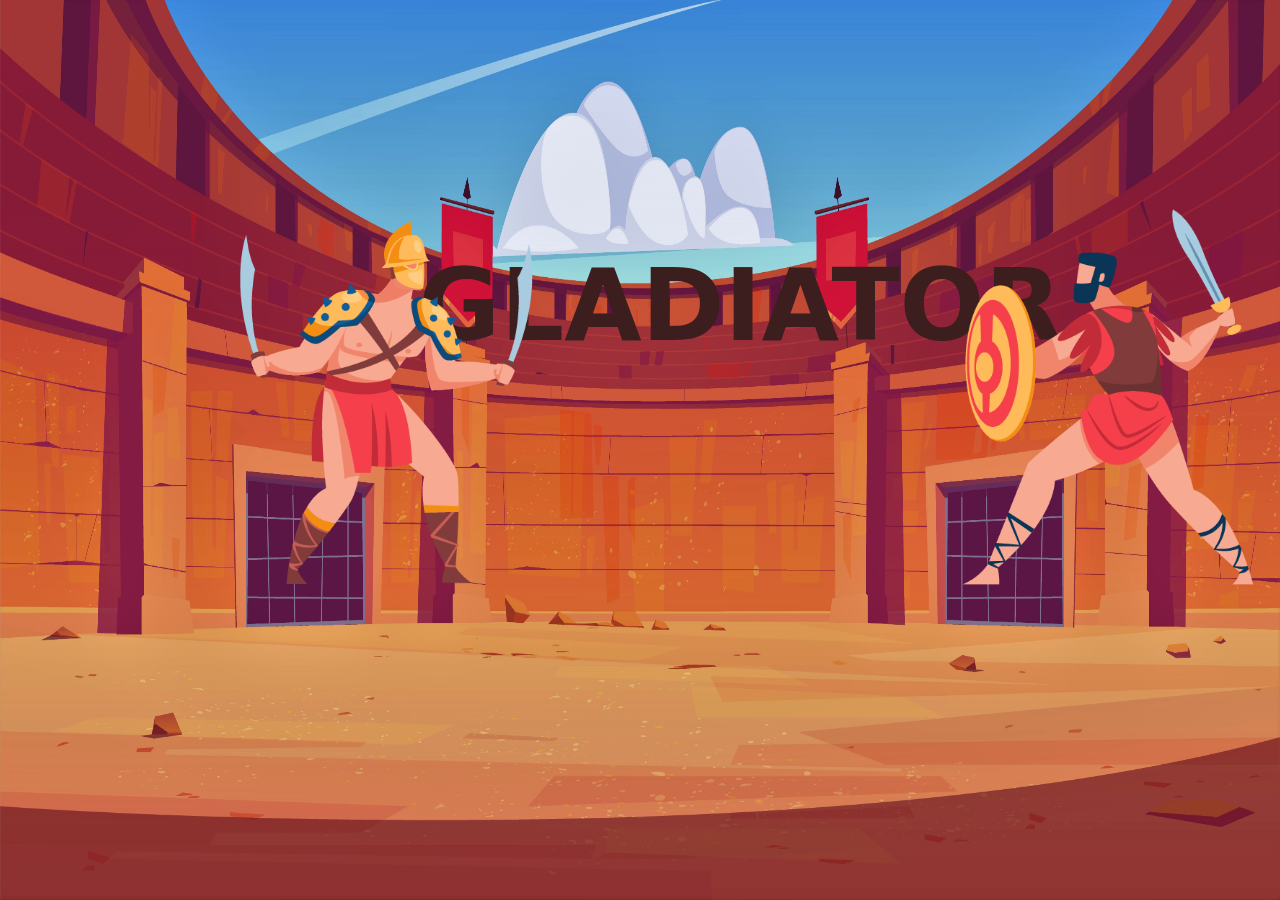
<file: Mission 2/index.html>
<html lang="en">
<head>
  <meta charset="UTF-8">
  <meta http-equiv="X-UA-Compatible" content="IE=edge">
  <meta name="viewport" content="width=device-width, initial-scale=1.0">
  <title>Mission 2</title>

  <!-- BS CSS only -->
  <link href="https://cdn.jsdelivr.net/npm/bootstrap@5.2.0/dist/css/bootstrap.min.css" rel="stylesheet"
  integrity="sha384-gH2yIJqKdNHPEq0n4Mqa/HGKIhSkIHeL5AyhkYV8i59U5AR6csBvApHHNl/vI1Bx" crossorigin="anonymous">

  <!-- BS Icons -->
  <link rel="stylesheet" href="https://cdn.jsdelivr.net/npm/bootstrap-icons@1.9.1/font/bootstrap-icons.css">

  <!-- My Style -->
  <link rel="stylesheet" href="Assets/css/style.css">

  <!-- Animate Js -->
  <script src="Assets/js/animate.js"></script>

  <!-- Font -->
  <link rel="preconnect" href="https://fonts.googleapis.com">
  <link rel="preconnect" href="https://fonts.gstatic.com" crossorigin>
  <link href="https://fonts.googleapis.com/css2?family=Rock+Salt&display=swap" rel="stylesheet">

</head>
<body>
  
  <div id="container" class="p-relative">
    <!-- Section 1 -->
    <div id="section-1" class="p-relative section-1">
      <img id="bg-1" class="p-absolute bg i-2" src="Assets/img/bg-darken.jpg" alt="bg-arena">
      <h1 id="h1" class="p-absolute text-center h1 cursor-none fw-bold i-2">GLADIATOR</h1>
      <h3 id="h3" class="p-absolute text-center h3 cursor-none fw-bolder i-2">Pertarungan Antara Hidup Dan Mati</h3>
      <button id="btn-1" class="p-absolute text-center btn btn-danger i-3"><i class="bi bi-arrow-left-circle-fill mt-1"></i> Ayo Cari Tahu!</button>

      <!-- Warrior -->
      <img class="p-absolute warrior-1 i-2" src="Assets/img/Warrior1.png" alt="warrior-1">
      <img class="p-absolute warrior-2 i-2" src="Assets/img/Warrior2.png" alt="warrior-2">
      
      <!-- Detail Warrior -->
      <img id="detail-warrior-1" class="p-absolute detail-warrior-1 i-2" src="Assets/img/Thracian.png" alt="Thracian">
      <img id="detail-warrior-2" class="p-absolute detail-warrior-2 i-2" src="Assets/img/Dimachaerus.png" alt="Dimachaerus">
  
      <!-- Smoke Trail -->
      <img id="smoke-1" class="p-absolute smoke-1 i-2" src="Assets/img/smoke-1.png" alt="smoke-1">
      <img id="smoke-2" class="p-absolute smoke-2 i-2" src="Assets/img/smoke-2.png" alt="smoke-2">

      <!-- Button -->
      <img id="btn-attack-1" class="p-absolute btn-attack i-3" src="Assets/img/btnAttack.png" alt="btnAttack">
      <img id="btn-attack-2" class="p-absolute btn-attack i-3" src="Assets/img/btnAttack.png" alt="btnAttack">
    </div>

    <!-- Section 2 -->
    <div id="section-2" class="p-absolute section-2 i-0">
      <img id="bg-emperor" class="p-absolute bg i-0" src="Assets/img/bg-emperor.png" alt="">
      <img id="btn-back" class="p-absolute text-center i-1 cursor-pointer" src="Assets/img/btn-back.png">
      <img id="box-chat" class="p-absolute i-1" src="Assets/img/box-chat.png" alt="">
      <p id="text-back" class="p-absolute i-1 fw-bold shadow">Back</p>

      <!-- Thumbs up and down -->
      <img id="thumb-up" class="p-absolute i-1" src="Assets/img/thumbs-up.png" alt="">
      <img id="thumb-down" class="p-absolute i-1" src="Assets/img/thumbs-down.png" alt="">
      
      <!-- Keputusan -->
      <img id="keputusan" class="p-absolute i-1" src="Assets/img/keputusan.png" alt="">
      
      <!-- Scrolls 1 -->
      <img id="scrolls-close-1" class="p-absolute i-2 cursor-pointer" src="Assets/img/scrolls-close.png" alt="">
      <img id="scrolls-open-1" class="p-absolute i-1 cursor-pointer" src="Assets/img/scrolls-open-1.png" alt="">

      <!-- Scrolls 2 -->
      <img id="scrolls-close-2" class="p-absolute i-2 cursor-pointer" src="Assets/img/scrolls-close.png" alt="">
      <img id="scrolls-open-2" class="p-absolute i-1 cursor-pointer" src="Assets/img/scrolls-open-2.png" alt="">

      <p id="text-buka" class="p-absolute i-1 fw-bold shadow">Buka Gulungan ini!</p>
    </div>
  </div>



  <!-- My Script -->
  <script src="Assets/js/script.js"></script>
</body>
</html>
</file>
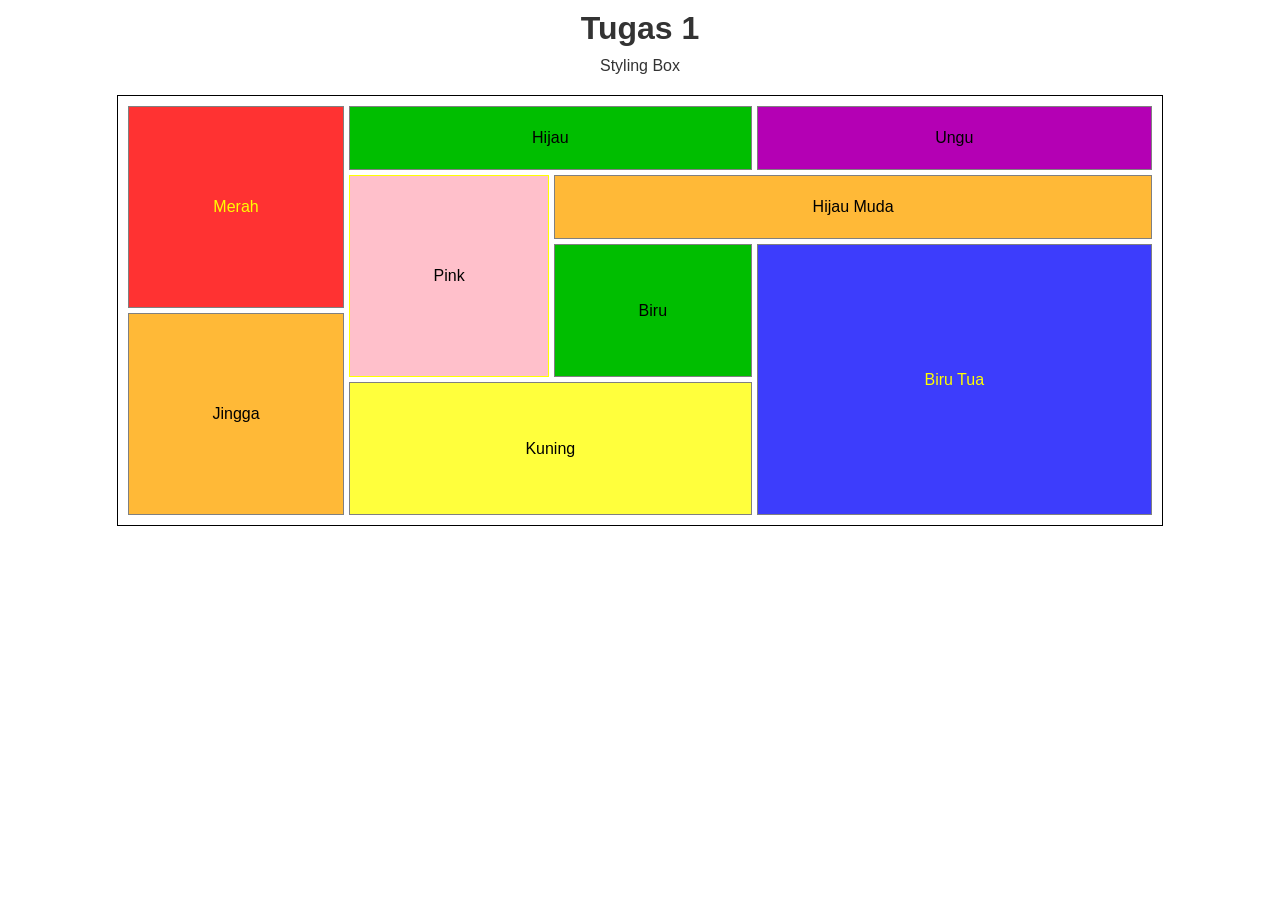
<file: Mission 1/mission1_webdev/Tugas 1/index.html>
<html lang="en">
<head>
  <meta charset="UTF-8">
  <meta http-equiv="X-UA-Compatible" content="IE=edge">
  <meta name="viewport" content="width=device-width, initial-scale=1.0">
  <title>Tugas 1</title>
  <link rel="stylesheet" href="style.css">
</head>
<body>
  <div class="text-center">
    <h1>Tugas 1</h1>
    <span>Styling Box</span>
  </div>

  <div class="container">
    <div class="merah bg-merah text-kuning b-gray">Merah</div>
    <div class="hijau bg-hijau b-gray">Hijau</div>
    <div class="ungu bg-ungu b-gray">Ungu</div>
    <div class="pink bg-pink b-kuning">Pink</div>
    <div class="biru bg-hijau b-gray">Biru</div>
    <div class="hijau-muda bg-jingga b-gray">Hijau Muda</div>
    <div class="jingga bg-jingga b-gray">Jingga</div>
    <div class="kuning bg-kuning b-gray">Kuning</div>
    <div class="biru-tua bg-biru-tua text-kuning b-gray">Biru Tua</div>
  </div>
  
</body>
</html>
</file>
<file: Mission 2/Assets/css/style.css>
* {
  margin: 0;
  padding: 0;
  box-sizing: border-box;
}

body {
  overflow-x: hidden;
}

.p-relative{
  position: relative;
}

.p-absolute {
  position: absolute;
}

.section-1 {
  width: 100%;
  height: 100%;
  top: 0;
  left: 0;
}

.section-2 {
  width: 100%;
  height: 100%;
  top: 0;
  left: 0;
}

.bg {
  width: 100% !important;
  height: 100% !important;
  overflow: hidden;
}

.warrior-1 {
  width: 300px;
  top: 200;
  left: 1000;
}

.warrior-2 {
  width: 300px;
  top: 190;
  left: -100;
  transform: scaleX(-1);
}

.cursor-none {
  user-select: none;
}

.cursor-pointer {
  cursor: pointer;
}

.h1 {
  font-size: 100px;
  color: rgb(60, 30, 30);
  top: 350;
  left: 740;
  transform: translate(-50%, -50%);
}

.h3 {
  font-size: 24px;
  font-family: 'Rock Salt', cursive;
  color: rgb(200, 0, 0);
  padding: 2px 10px 5px;
  top: 120;
  left: 740;
  transform: translate(-50%, -50%);
}

#btn-1{
  font-weight: 500;
  opacity: 0;
  top: 180;
  left: 670;
}

#btn-back{
  width: 100px;
  top: 50;
  left: 1400;
}

#btn-back:hover{
  width: 90px;
  top: 50;
  left: 1405;
}

#btn-attack-1 {
  display: none;
  width: 120px;
  top: 530;
  left: 850;
  cursor: pointer;
  transform: scaleX(-1);
}

#btn-attack-1:active {
  top: 305;
  left: 1105;
  width: 120px;
}

#btn-attack-2 {
  display: none;
  width: 120px;
  top: 530;
  left: 530;
  cursor: pointer;
}

.detail-warrior-1 {
  width: 300px;
  top: 250;
  left: 1100;
}

.detail-warrior-2 {
  width: 300px;
  top: 250;
  left: 100;
}

.smoke-1 {
  width: 150px;
  top: 480px;
  left: 1000px;
}

.smoke-2 {
  width: 150px;
  top: 490px;
  left: 400px;
}

#box-chat {
  width: 200px;
  top: 200;
  left: 800;
}

#thumb-up {
  width: 50px;
  top: 530;
  left: 620;
}

#thumb-down {
  width: 50px;
  top: 535;
  left: 870;
}

#keputusan {
  width: 310px;
  top: 565;
  left: 620;
}

#text-back {
  font-size: 30px;
  color: white;
  top: 100;
  left: 1415;
}

#scrolls-close-1 {
  width: 300px;
  top: 50;
  left: 50;
}

#scrolls-open-1 {
  width: 200px;
  top: 50;
  left: 100;
}

#scrolls-close-2 {
  width: 300px;
  top: 50;
  left: 400;
}

#scrolls-open-2 {
  width: 200px;
  top: 50;
  left: 450;
}

#text-buka {
  font-size: 30px;
  color: white;
  -webkit-text-stroke: 1px black;
  top: 10;
  left: 250;
}

.i-0 {
  z-index: 0;
}

.i-1 {
  z-index: 1;
}
.i-2 {
  z-index: 2;
}
.i-3 {
  z-index: 3;
}
.i-4 {
  z-index: 4;
}
.i-5 {
  z-index: 5;
}
</file>
<file: Mission 1/mission1_webdev/Tugas 1/style.css>
body {
  margin: 0;
  padding: 0;
  font-family: Arial, Helvetica, sans-serif;
}

.container {
  width: 80%;
  margin: 20px auto;
  padding: 10px;
  border: 1px solid black;
  display: grid;
  gap: 5px;
  grid-template-columns: repeat(5, auto-fit);
  grid-template-rows: repeat(6, 5vw);
  grid-template-areas:
    'merah  hijau   hijau     ungu      ungu'
    'merah  pink    hijaumuda hijaumuda hijaumuda'
    'merah  pink    biru      birutua   birutua'
    'jingga pink    biru      birutua   birutua'
    'jingga kuning  kuning    birutua   birutua'
    'jingga kuning  kuning    birutua   birutua';
}

.container > div {
  display: flex;
  justify-content: center;
  align-items: center;
}

.merah {
  grid-area: merah;
}

.hijau {
  grid-area: hijau;
}

.hijau-muda {
  grid-area: hijaumuda;
}

.ungu {
  grid-area: ungu;
}

.pink {
  grid-area: pink;
}

.jingga {
  grid-area: jingga;
}

.kuning {
  grid-area: kuning;
}

.biru {
  grid-area: biru;
}

.biru-tua {
  grid-area: birutua;
}

.text-center {
  color: #333;
  text-align: center;
}

h1 {
  margin: 10px 0;
}

.text-kuning {
  color: yellow;
}

.b-gray {
  border: 1px solid gray;
}

.b-kuning {
  border: 1px solid yellow;
}

/* Background */

.bg-merah {
  background-color: rgb(255, 50, 50);
}

.bg-hijau {
  background-color: rgb(0, 190, 0);
}

.bg-ungu {
  background-color: rgb(180, 0, 180);
}

.bg-pink {
  background-color: pink;
}

.bg-kuning {
  background-color: rgb(255, 255, 60);
}

.bg-biru-tua {
  background-color: rgb(61, 61, 252);
}

.bg-jingga {
  background-color: rgb(255, 185, 55);
}
</file>
